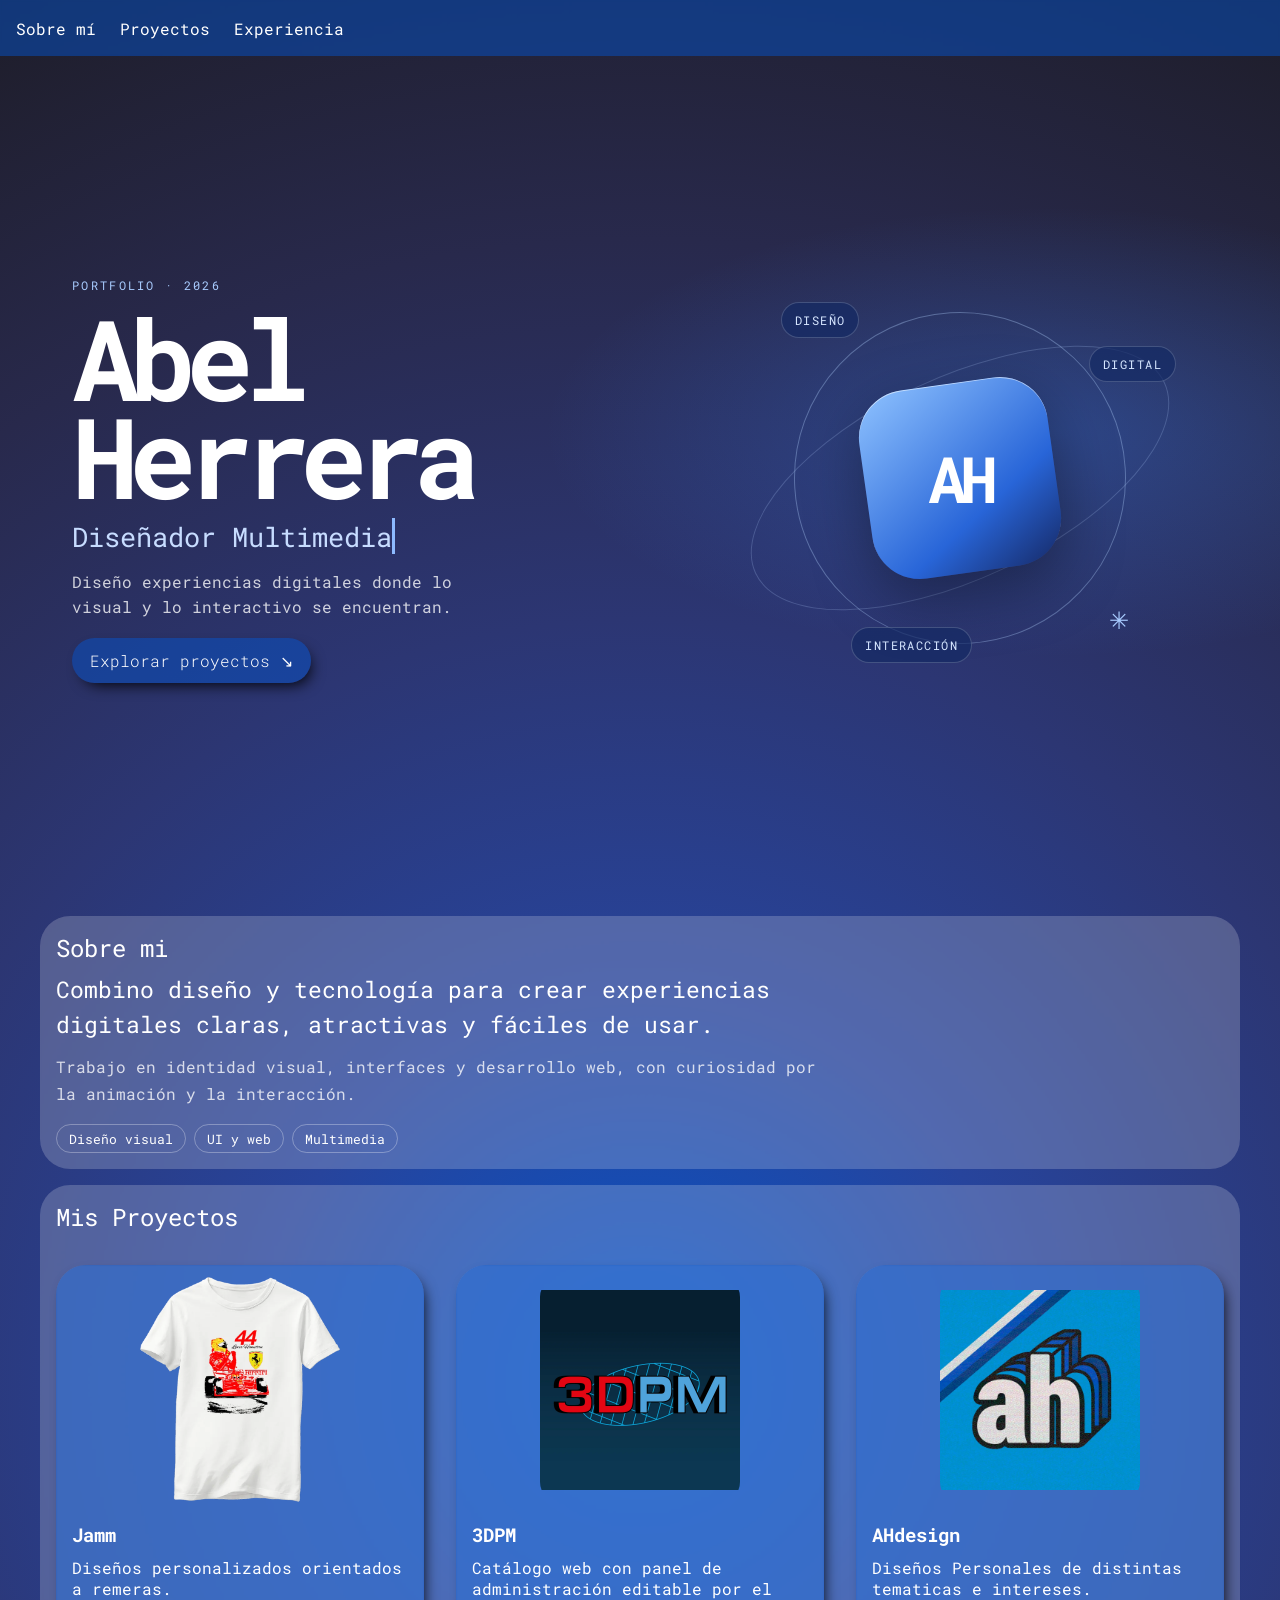
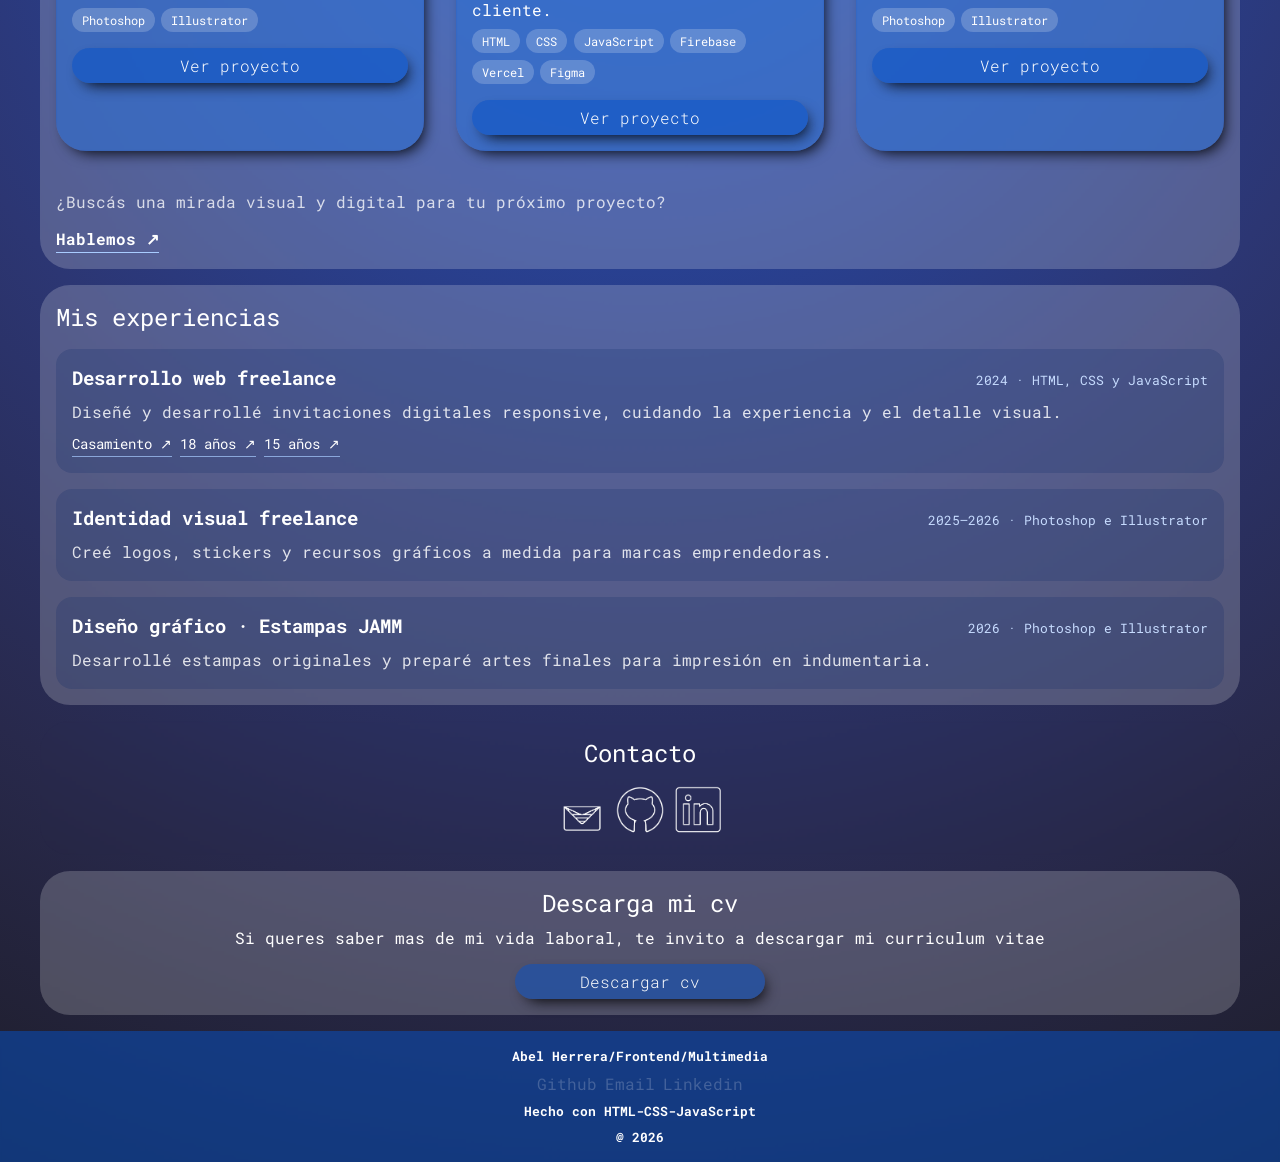
<file: index.html>
<!doctype html>
<html lang="es">
  <head>
    <meta charset="UTF-8" />
    <meta name="viewport" content="width=device-width, initial-scale=1.0" />
    <title>Abel Herrera</title>
    <link rel="stylesheet" href="styles/style.css" />
    <!-- tipografia -->
    <link rel="preconnect" href="https://fonts.googleapis.com" />
    <link rel="preconnect" href="https://fonts.gstatic.com" crossorigin />
    <link
      href="https://fonts.googleapis.com/css2?family=Roboto+Mono:ital,wght@0,100..700;1,100..700&display=swap"
      rel="stylesheet"
    />
  </head>
  <body>
    <header>
      <nav>
        <button class="menu-toggle" type="button" aria-label="Abrir menú" aria-expanded="false" aria-controls="menu-principal">
          <span></span><span></span><span></span>
        </button>
        <ul id="menu-principal">
          <li><a href="#sobre-mi">Sobre mí</a></li>
          <li><a href="#misproyectos">Proyectos</a></li>
          <li><a href="#experiencia">Experiencia</a></li>
        </ul>
      </nav>
      <div class="nombre">
        <div class="intro-copy">
          <span class="intro-kicker">PORTFOLIO · 2026</span>
          <h1>Abel<br class="salto-nombre" />Herrera</h1>
          <h2 class="hanimado">Diseñador Multimedial</h2>
          <p class="intro-resumen">Diseño experiencias digitales donde lo visual y lo interactivo se encuentran.</p>
          <a class="btn intro-cta" href="#misproyectos">Explorar proyectos <span aria-hidden="true">↘</span></a>
        </div>
        <div class="hero-visual" aria-hidden="true">
          <div class="hero-orbit orbit-uno"></div>
          <div class="hero-orbit orbit-dos"></div>
          <div class="hero-core"><span>AH</span></div>
          <span class="hero-label label-diseno">DISEÑO</span>
          <span class="hero-label label-digital">DIGITAL</span>
          <span class="hero-label label-interaccion">INTERACCIÓN</span>
          <span class="hero-spark">✳</span>
        </div>
      </div>
    </header>
    <main>
      <section id="sobre-mi" class="seccion1">
        <h2>Sobre mi</h2>
        <div class="sobre-mi-contenido">
          <p class="sobre-mi-lead">Combino diseño y tecnología para crear experiencias digitales claras, atractivas y fáciles de usar.</p>
          <p class="sobre-mi-detalle">Trabajo en identidad visual, interfaces y desarrollo web, con curiosidad por la animación y la interacción.</p>
          <ul class="sobre-mi-tags" aria-label="Áreas de trabajo">
            <li>Diseño visual</li><li>UI y web</li><li>Multimedia</li>
          </ul>
        </div>
      </section>
      <section id="misproyectos" class="seccion2">
        <h2>Mis Proyectos</h2>
        <div class="contenedor-proyectos"></div>
        <p class="proyectos-cierre">¿Buscás una mirada visual y digital para tu próximo proyecto?</p>
        <a class="proyectos-contacto" href="#contacto">Hablemos <span aria-hidden="true">↗</span></a>
      </section>
      <section id="experiencia" class="seccion3">
        <h2>Mis experiencias</h2>
        <article class="experiencia-laboral">
          <div class="experiencia-cabecera"><h3>Desarrollo web freelance</h3><span>2024 · HTML, CSS y JavaScript</span></div>
          <p>Diseñé y desarrollé invitaciones digitales responsive, cuidando la experiencia y el detalle visual.</p>
          <div class="experiencia-enlaces">
            <a href="https://anto-y-martin.vercel.app/" target="_blank" rel="noopener">Casamiento ↗</a>
            <a href="https://mis18.vercel.app/" target="_blank" rel="noopener">18 años ↗</a>
            <a href="https://mis15-rho.vercel.app/" target="_blank" rel="noopener">15 años ↗</a>
          </div>
        </article>
        <article class="experiencia-laboral">
          <div class="experiencia-cabecera"><h3>Identidad visual freelance</h3><span>2025–2026 · Photoshop e Illustrator</span></div>
          <p>Creé logos, stickers y recursos gráficos a medida para marcas emprendedoras.</p>
        </article>
        <article class="experiencia-laboral">
          <div class="experiencia-cabecera"><h3>Diseño gráfico · Estampas JAMM</h3><span>2026 · Photoshop e Illustrator</span></div>
          <p>Desarrollé estampas originales y preparé artes finales para impresión en indumentaria.</p>
        </article>
      </section>
      <section id="contacto" class="seccion4">
        <h2>Contacto</h2>
        <div class="imagenes-contacto">
          <a
            href="mailto:herreraabel892@gmail.com?subject=Contacto%20Portfolio&body=Hola%20Abel,%20vi%20tu%20portfolio"
            target="_blank"
          >
            <img
              class="icono"
              src="images/iconos/MAIL.gif"
              alt="icono de email"
            />
          </a>
          <a href="https://github.com/AHerrera23" target="_blank">
            <img
              class="icono"
              src="images/iconos/GITHUB.gif"
              alt="icono de github"
            />
          </a>
          <a
            href="https://www.linkedin.com/in/abel-d-herreradm/"
            target="_blank"
          >
            <img
              class="icono"
              src="images/iconos/LINKEDIN.gif"
              alt="icono de linkedin"
            />
          </a>
        </div>
      </section>
      <section class="cv-seccion5">
        <h2>Descarga mi cv</h2>
        <article class="cv">
          <p>
            Si queres saber mas de mi vida laboral, te invito a descargar mi
            curriculum vitae
          </p>
          <a
            class="btn"
            href="assets/Abel Herrera.pdf"
            target="_blank"
          >
            Descargar cv
          </a>
        </article>
      </section>
    </main>
    <footer>
      <h5>Abel Herrera/Frontend/Multimedia</h5>
      <div class="links">
        <a href="https://github.com/AHerrera23" target="_blank">Github</a>
        <a
          href="mailto:herreraabel892@gmail.com?subject=Contacto%20Portfolio&body=Hola%20Abel,%20vi%20tu%20portfolio"
          target="_blank"
          >Email</a
        >
        <a href="https://www.linkedin.com/in/abel-d-herreradm/" target="_blank"
          >Linkedin</a
        >
      </div>
      <h5>Hecho con HTML-CSS-JavaScript</h5>
      <h5>@ 2026</h5>
    </footer>
    <script src="proyectos.js"></script>
    <script src="main.js"></script>
  </body>
</html>
</file>
<file: styles/style.css>
html {
  scroll-behavior: smooth;
}
html,
body {
  padding: 0;
  margin: 0;
  font-size: 16px;
  background-image: radial-gradient(
    circle,
    rgb(6, 83, 199),
    #27449c,
    #2c3673,
    #28294c,
    #1e1d29
  );
  color: white;
  font-family: "Roboto Mono", monospace;
  font-optical-sizing: auto;
  font-style: normal;
}
button {
  color: white;
  font-family: "Roboto Mono", monospace;
  font-optical-sizing: auto;
  font-style: normal;
}
h1,
h2,
h3,
h4,
h5,
p {
  margin: 0;
  padding: 0;
}
/* estructura de navegacion */
nav {
  position: sticky;
  top: 0;
  background-color: rgb(6, 83, 199, 0.5);
  backdrop-filter: blur(1px);
  z-index: 10;
  display: flex;
  align-items: center;
  min-height: 56px;
  transition: transform 0.3s ease-in-out;
  will-change: transform;
}
a {
  text-decoration: none;
}
.nav-hidden {
  transform: translateY(-100%);
}
nav ul {
  list-style: none;
  margin: 0;
  padding: 16px;
  display: flex;
  flex-direction: row;
  gap: 0.8rem;
}
h1 {
  font-weight: 900;
}
h2 {
  font-weight: 400;
}
nav a {
  text-decoration: none;
  color: inherit;
}
/* cabecera */
header {
  min-height: 100dvh;
}
section {
  margin: 16px;
  border-radius: 30px;
}
.nombre {
  min-height: 70dvh;
  display: flex;
  flex-direction: column;
  padding: 16px;
  gap: 0.5rem;
  align-items: flex-start;
  justify-content: center;
}
.hanimado {
  display: block;
  white-space: nowrap;
  border-right: 6px solid #1266e4;
  width: 20ch;
  animation: typing 3s steps(20) forwards, blink 0.5s infinite step-end alternate;
  overflow: hidden;
}
@keyframes typing {
  from {
    width: 0;
  }
  to{
    width: 12ch;
  }
}
@keyframes blink {
  50% {
    border-color: transparent;
  }
}


@keyframes typing {
  from {
    width: 0;
  }
}
@keyframes blink {
  50% {
    border-color: transparent;
  }
}
/* seccion sobre mi  */
.seccion1 {
  background-color: rgb(255, 255, 255, 0.2);
  backdrop-filter: blur(1px);
  display: flex;
  flex-direction: column;
  gap: 0.5rem;
  padding: 16px;
}
/* seccion de proyectos */
.seccion2 {
  min-height: auto;
  padding: 16px;
  display: flex;
  background-color: rgb(255, 255, 255, 0.2);
  backdrop-filter: blur(1px);
  flex-direction: column;
  gap: 1rem;
}
.contenedor-proyectos {
  display: flex;
  overflow-y: auto;
  scroll-snap-type: x mandatory;
  padding: 1rem 0;
  gap: 2rem;
}
.carrucel-proyectos::-webkit-scrollbar {
  display: none;
}
.proyecto {
  min-height: 300px;
  width: 100%;
  max-width: 350px;
  background-color: #0653c780;
  backdrop-filter: blur(1px);
  border-radius: 30px;
  -webkit-box-shadow: 5px 7px 15px -6px #000000;
  box-shadow: 5px 7px 15px -6px #000000;
  flex: 0 0 85%;
  scroll-snap-align: center;
}
/* seccion experiencias */
.seccion3 {
  background-color: rgb(255, 255, 255, 0.2);
  backdrop-filter: blur(1px);
  display: flex;
  flex-direction: column;
  padding: 16px;
  gap: 1rem;
}
.experiencia-laboral {
  display: flex;
  flex-direction: column;
  gap: 1rem;
  border-radius: 16px;
  padding: 16px;
  min-height: auto;
}
/* seccion de contacto */
.seccion4 {
  display: flex;
  flex-direction: column;
  background-color: rgb(255, 255, 255, 0.2);
  backdrop-filter: blur(1px);
  padding: 16px;
  gap: 0.5rem;
}
.imagenes-contacto {
  display: flex;
  flex-direction: row;
  gap: 0.5rem;
}
.icono {
  width: 50px;
  z-index: 10;
}
.cv-seccion5 {
  display: flex;
  flex-direction: column;
  background-color: rgb(255, 255, 255, 0.2);
  backdrop-filter: blur(1px);
  align-items: center;
  padding: 16px;
  gap: 0.5rem;
}
.cv {
  display: flex;
  flex-direction: column;
  text-align: center;
  align-items: center;
  gap: 1rem;
}
.btn {
  background-color: #0653c780;
  width: 250px;
  height: 35px;
  text-align: center;
  display: flex;
  justify-content: center;
  align-items: center;
  border-radius: 30px;
  font-weight: 300;
  -webkit-box-shadow: 5px 7px 15px -6px #000000;
  box-shadow: 5px 7px 15px -6px #000000;
  outline: none;
  color: white;
  -webkit-tap-highlight-color: transparent;
}
footer {
  background-color: #0653c780;
  backdrop-filter: blur(1px);
  display: flex;
  padding: 16px;
  flex-direction: column;
  text-align: center;
  justify-content: center;
  gap: 0.5rem;
}
.links{
  display: flex;
  flex-direction: row;
  align-items: center;
  justify-content: center;
  gap: 0.5rem;
}
footer a{
  outline: none;
  color: rgb(255, 255, 255, 0.2);
  -webkit-tap-highlight-color: transparent;
}
@media (min-width: 768px) {
  nav ul {
    gap: 1.5rem;
  }
  section {
    margin: 16px 0px 16px 0px;
    border-radius: 30px;
  }

  .contenedor-proyectos {
    display: grid;
    grid-template-columns: repeat(3, 1fr);
    justify-content: center;
    overflow: visible;
    gap: 2rem;
  }
  .proyecto {
    min-height: 300px;
    width: 100%;
    max-width: 400px;
    display: flex;
    flex-direction: column;
    align-items: center;
  }
  .seccion4 {
    text-align: center;
    background-color: rgba(255, 255, 255, 0);
    backdrop-filter: blur(1px);
    gap: 1rem;
  }
  .imagenes-contacto {
    display: flex;
    flex-direction: row;
    justify-content: center;
    align-items: center;
    gap: 0.5rem;
  }
}

@media (min-width: 1024px) {
  main {
    max-width: 1200px;
    margin: 0 auto;
  }
  .nombre {
    max-width: 1200px;
    margin: 0 auto;
    padding-left: 2rem;
  }
}

/* tarjeta de proyecto con galeria */
.proyecto {
  display: flex;
  flex-direction: column;
  align-items: center;
  overflow: hidden;
}
.galeria {
  display: flex;
  flex-direction: column;
  gap: 0.5rem;
  padding: 12px 12px 0;
}
.galeria-principal {
  width: 100%;
  aspect-ratio: 4 / 4.5;
  object-fit: contain;
  background-color: rgb(255, 255, 255, 0.12);
  border-radius: 20px;
}
.galeria-miniaturas {
  display: flex;
  gap: 0.4rem;
  justify-content: center;
}
.miniatura {
  flex: 1;
  max-width: 64px;
  padding: 2px;
  background-color: rgb(255, 255, 255, 0.12);
  border: 2px solid transparent;
  border-radius: 12px;
  cursor: pointer;
  -webkit-tap-highlight-color: transparent;
}
.miniatura img {
  width: 100%;
  aspect-ratio: 1;
  object-fit: contain;
  display: block;
}
.miniatura.activa {
  border-color: #fff;
}
.proyecto-info {
  display: flex;
  flex-direction: column;
  gap: 0.6rem;
  padding: 16px;
}
.tags {
  list-style: none;
  margin: 0;
  padding: 0;
  display: flex;
  flex-wrap: wrap;
  gap: 0.4rem;
}
.tags li {
  font-size: 0.75rem;
  padding: 4px 10px;
  border-radius: 30px;
  background-color: rgb(255, 255, 255, 0.2);
}
.btn-proyecto {
  width: 100%;
  margin-top: 0.4rem;
  box-sizing: border-box;
}

/* pagina de proyecto */
a.galeria {
  display: block;
}
.detalle {
  max-width: 640px;
  margin: 16px auto;
  display: flex;
  flex-direction: column;
  justify-content: center;
}
.links-container {
  display: flex;
  justify-content: center;
  align-items: center;
  gap: 10px;
}
.volver {
  color: white;
  font-size: 0.85rem;
  opacity: 0.8;
}
.detalle-bloque {
  display: flex;
  flex-direction: column;
  gap: 0.4rem;
}
.galeria-detalle {
  padding: 0;
  display: flex;
  align-items: center;
}
.detalle .btn-proyecto {
  max-width: 250px;
}

/* imagenes de galeria: nunca mas grandes que la tarjeta */
.galeria {
  min-width: 0;
}
.galeria img {
  max-width: 200px;
}
.galeria-principal {
  width: 100%;
  height: auto;
  min-height: 0;
  max-height: 420px;
  background-color: transparent;
}
.miniatura {
  min-width: 0;
}

/* Presentación compacta y adaptable */
header {
  min-height: 100svh;
  position: relative;
  overflow: hidden;
  background: radial-gradient(ellipse at 82% 48%, rgba(57, 132, 255, 0.3), transparent 34%);
}
.nombre {
  min-height: calc(100svh - 56px);
  display: grid;
  grid-template-columns: 1fr;
  align-items: center;
  gap: 1rem;
  padding: 1.5rem;
  box-sizing: border-box;
  position: relative;
  z-index: 1;
}
.intro-copy { max-width: 650px; }
.intro-kicker {
  display: inline-block;
  color: #a9ccff;
  font-size: 0.72rem;
  letter-spacing: 0.2em;
  margin-bottom: 1rem;
}
.nombre h1 {
  font-size: clamp(3.4rem, 12vw, 7rem);
  line-height: 0.88;
  letter-spacing: -0.09em;
  text-wrap: balance;
}
.salto-nombre { display: none; }
.hanimado {
  border-right: 3px solid #8dbaff;
  width: 20ch;
  max-width: 100%;
  font-size: clamp(1rem, 4vw, 1.7rem);
  color: #c7dcff;
  animation: typing 2.4s steps(20) forwards, blink 0.7s infinite step-end alternate;
  overflow: hidden;
  margin-top: 0.8rem;
}
.intro-resumen { color: rgba(255,255,255,.78); line-height: 1.6; max-width: 430px; margin-top: .9rem; }
.intro-cta { display: inline-flex; gap: .65rem; align-items: center; width: auto; height: auto; padding: .75rem 1.1rem; margin-top: 1.15rem; color: #fff; }
.hero-visual { height: 210px; width: min(100%, 330px); justify-self: center; position: relative; display: grid; place-items: center; }
.hero-orbit { position: absolute; border: 1px solid rgba(181,211,255,.35); border-radius: 50%; transform: rotate(-25deg); }
.orbit-uno { width: 175px; height: 175px; }
.orbit-dos { width: 245px; height: 105px; border-color: rgba(181,211,255,.22); }
.hero-core { width: 105px; height: 105px; border-radius: 28px; transform: rotate(-8deg); display: grid; place-items: center; background: linear-gradient(145deg, #8ec2ff, #2865d8 65%, #162966); box-shadow: 0 20px 60px rgba(0,0,0,.35), inset 0 1px 0 rgba(255,255,255,.55); }
.hero-core span { transform: rotate(8deg); font-size: 2rem; letter-spacing: -.1em; font-weight: 900; }
.hero-label { position: absolute; font-size: .6rem; letter-spacing: .12em; color: #d6e6ff; background: rgba(20,42,100,.7); border: 1px solid rgba(255,255,255,.18); border-radius: 99px; padding: .4rem .55rem; }
.label-diseno { top: 10%; left: 12%; }
.label-digital { top: 20%; right: 4%; }
.label-interaccion { bottom: 8%; left: 27%; }
.hero-spark { position: absolute; right: 14%; bottom: 14%; color: #a9ccff; font-size: 1.5rem; }
.sobre-mi-contenido { display: grid; gap: 0.8rem; }
.sobre-mi-lead { font-size: clamp(1.05rem, 2.4vw, 1.45rem); line-height: 1.5; max-width: 850px; }
.sobre-mi-detalle { line-height: 1.65; color: rgba(255,255,255,.78); max-width: 760px; }
.sobre-mi-tags { display: flex; flex-wrap: wrap; gap: .5rem; list-style: none; padding: 0; margin: .25rem 0 0; }
.sobre-mi-tags li { border: 1px solid rgba(255,255,255,.3); border-radius: 99px; padding: .35rem .75rem; font-size: .8rem; }
.proyectos-cierre { margin-top: .5rem; color: rgba(255,255,255,.78); }
.proyectos-contacto { color: white; font-weight: 700; width: fit-content; border-bottom: 1px solid #a9ccff; padding-bottom: .2rem; }
.proyecto { min-height: 0; }

@media (min-width: 768px) {
  .nombre { grid-template-columns: minmax(0, 1.1fr) minmax(300px, .9fr); gap: 2rem; padding: 2rem 3rem; }
  .salto-nombre { display: initial; }
  .hero-visual { width: min(100%, 470px); height: 440px; }
  .orbit-uno { width: 330px; height: 330px; }
  .orbit-dos { width: 450px; height: 200px; }
  .hero-core { width: 190px; height: 190px; border-radius: 48px; }
  .hero-core span { font-size: 4rem; }
  .hero-label { font-size: .75rem; padding: .55rem .8rem; }
  .proyecto { min-height: 0; }
}
@media (min-width: 1024px) {
  .nombre { max-width: 1200px; margin: 0 auto; padding: 2rem; }
}
@media (max-width: 420px) {
  nav ul { gap: .65rem; padding: 14px 12px; font-size: .85rem; }
  .nombre { padding: 1.15rem; gap: .3rem; }
  .hero-visual { height: 165px; }
  .seccion1, .seccion2, .seccion3, .seccion4, .cv-seccion5 { padding: 14px; border-radius: 22px; }
  .contenedor-proyectos { gap: 1rem; }
  .proyecto { flex-basis: 90%; }
}

/* Menú hamburguesa para pantallas pequeñas */
.menu-toggle { display: none; }
.experiencia-laboral { gap: .65rem; background: rgba(8, 35, 100, .2); }
.experiencia-cabecera { display: flex; flex-direction: column; gap: .25rem; }
.experiencia-cabecera span { color: #c7dcff; font-size: .82rem; }
.experiencia-laboral p { line-height: 1.55; color: rgba(255,255,255,.84); }
.experiencia-enlaces { display: flex; flex-wrap: wrap; gap: .5rem; }
.experiencia-enlaces a { color: white; font-size: .85rem; border-bottom: 1px solid rgba(169,204,255,.7); padding-bottom: .15rem; }
@media (max-width: 767px) {
  nav { justify-content: flex-end; padding: 0 1rem; box-sizing: border-box; }
  .menu-toggle {
    display: flex;
    width: 44px;
    height: 44px;
    padding: 10px;
    border: 1px solid rgba(255,255,255,.25);
    border-radius: 12px;
    background: rgba(15, 43, 105, .75);
    flex-direction: column;
    justify-content: center;
    gap: 5px;
    cursor: pointer;
    z-index: 12;
  }
  .menu-toggle span { height: 2px; width: 100%; border-radius: 2px; background: white; transition: transform .2s ease, opacity .2s ease; }
  .menu-toggle[aria-expanded="true"] span:first-child { transform: translateY(7px) rotate(45deg); }
  .menu-toggle[aria-expanded="true"] span:nth-child(2) { opacity: 0; }
  .menu-toggle[aria-expanded="true"] span:last-child { transform: translateY(-7px) rotate(-45deg); }
  nav ul {
    position: absolute;
    top: calc(100% + 8px);
    right: 12px;
    min-width: 190px;
    padding: .5rem;
    margin: 0;
    border: 1px solid rgba(255,255,255,.16);
    border-radius: 16px;
    background: rgba(18, 37, 88, .96);
    box-shadow: 0 16px 40px rgba(0,0,0,.3);
    display: flex;
    flex-direction: column;
    gap: 0;
    visibility: hidden;
    opacity: 0;
    transform: translateY(-6px);
    transition: opacity .18s ease, transform .18s ease, visibility .18s;
  }
  nav.menu-abierto ul { visibility: visible; opacity: 1; transform: translateY(0); }
  nav ul a { display: block; padding: .8rem; border-radius: 10px; }
  nav ul a:hover, nav ul a:focus-visible { background: rgba(255,255,255,.12); }
  .experiencia-laboral { padding: 14px; }
}
@media (min-width: 768px) {
  .experiencia-cabecera { flex-direction: row; align-items: baseline; justify-content: space-between; gap: 1rem; }
}
</file>
